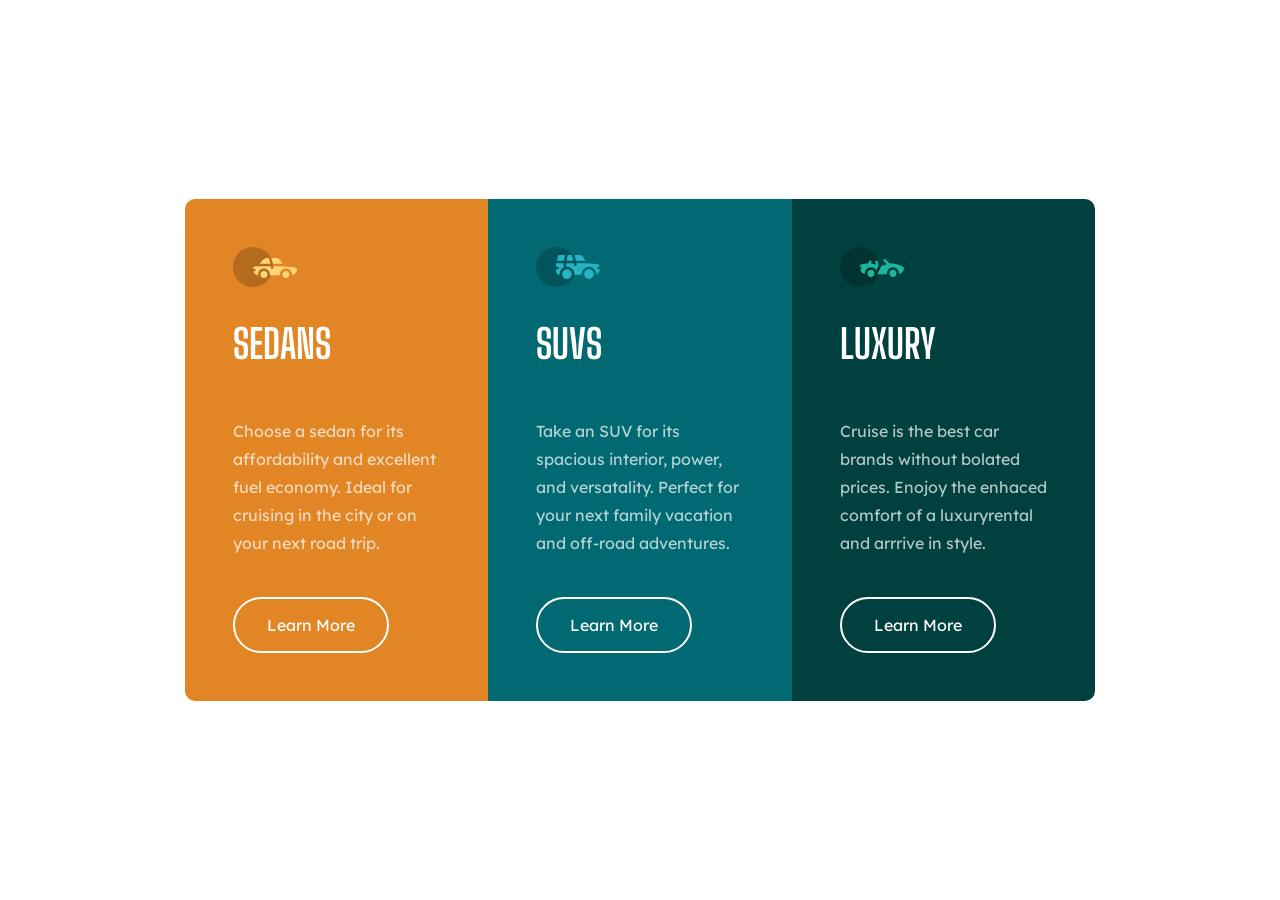
<file: css/car-rental-ui/index.html>
<!doctype html>
<html lang="en">
  <head>
    <meta charset="UTF-8" />
    <meta name="viewport" content="width=device-width, initial-scale=1.0" />
    <title>car-rental-ui</title>
    <link
      rel="shortcut icon"
      href="./images/favicon-car.png"
      type="image/x-icon"
    />
    <link rel="preconnect" href="https://fonts.googleapis.com" />
    <link rel="preconnect" href="https://fonts.gstatic.com" crossorigin />
    <link
      href="https://fonts.googleapis.com/css2?family=Big+Shoulders+Display:wght@700&family=Lexend:wght@400;600;700&display=swap"
      rel="stylesheet"
    />

    <link rel="stylesheet" href="style.css" />
  </head>
  <body>
    <main>
      <div class="cards-container">
        <div class="card orange-card">
          <img src="./images/icon-sedans.svg" alt="" />
          <h2>sedans</h2>
          <p>
            Choose a sedan for its affordability and excellent fuel economy.
            Ideal for cruising in the city or on your next road trip.
          </p>
          <a href="#">Learn More</a>
        </div>

        <div class="card green-card">
          <img src="./images/icon-suvs.svg" alt="" />
          <h2>suvs</h2>
          <p>
            Take an SUV for its spacious interior, power, and versatality.
            Perfect for your next family vacation and off-road adventures.
          </p>
          <a href="#">Learn More</a>
        </div>
        <div class="card dark-green-card">
          <img src="./images/icon-luxury.svg" alt="" />
          <h2>luxury</h2>
          <p>
            Cruise is the best car brands without bolated prices. Enojoy the
            enhaced comfort of a luxuryrental and arrrive in style.
          </p>
          <a href="#">Learn More</a>
        </div>
      </div>
    </main>
  </body>
</html>
</file>
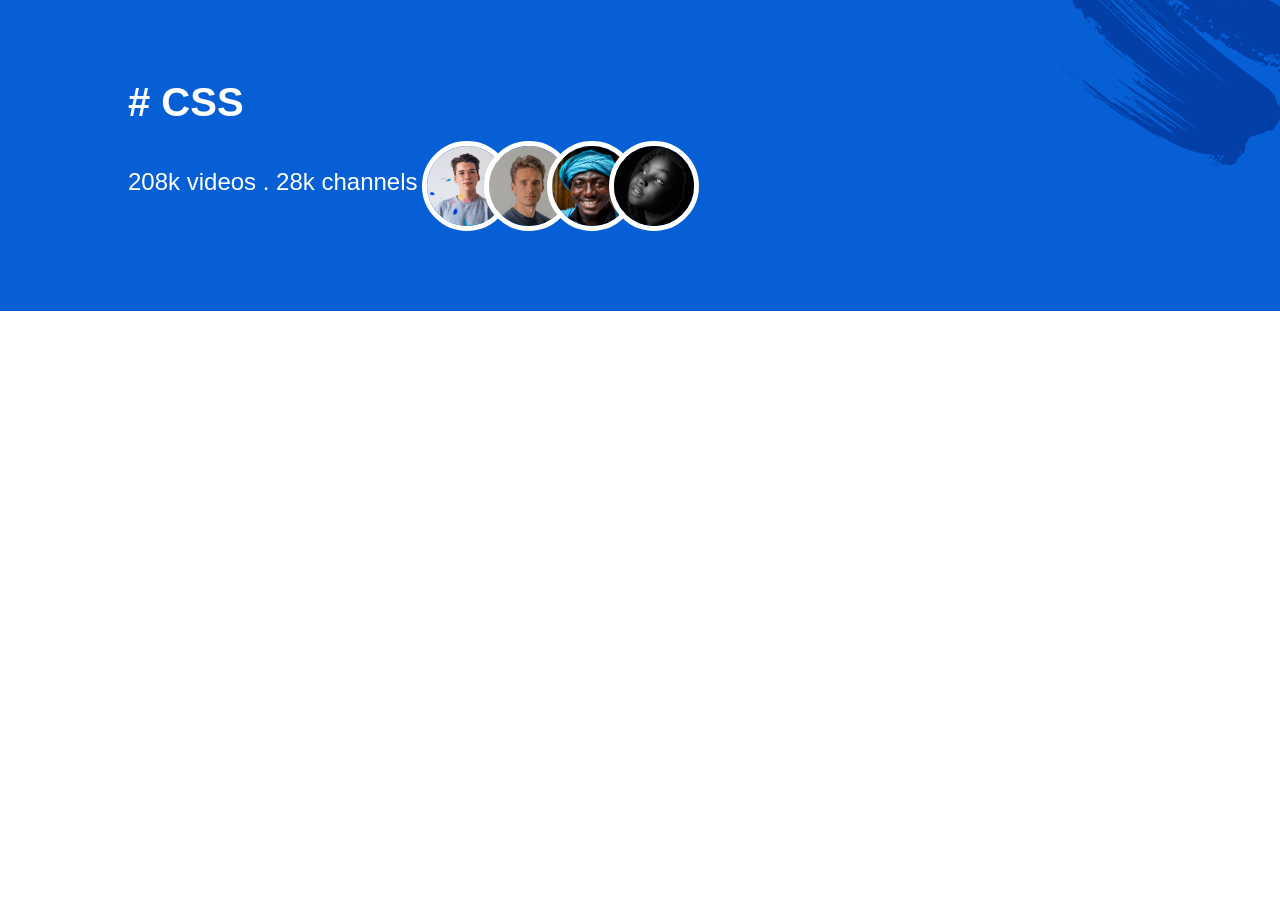
<file: css/css-banner/index.html>
<!doctype html>
<html lang="en">
  <head>
    <meta charset="UTF-8" />
    <meta name="viewport" content="width=device-width, initial-scale=1.0" />
    <title>YouTube Hashtag Banner</title>
    <link rel="shortcut icon" href="./images/favicon.png" type="image/x-icon" />
    <link rel="stylesheet" href="style.css" />
  </head>
  <body>
    <div class="hashtag-header">
      <h1># CSS</h1>
      <span>208k videos . 28k channels</span>
      <img src="./images/people/person-4.jpg" alt="person-4" />
      <img src="./images/people/person-5.jpg" alt="person-5" />
      <img src="./images/people/person-6.jpg" alt="person-6" />
      <img src="./images/people/person-7.jpg" alt="person-7" />
    </div>
  </body>
</html>
</file>
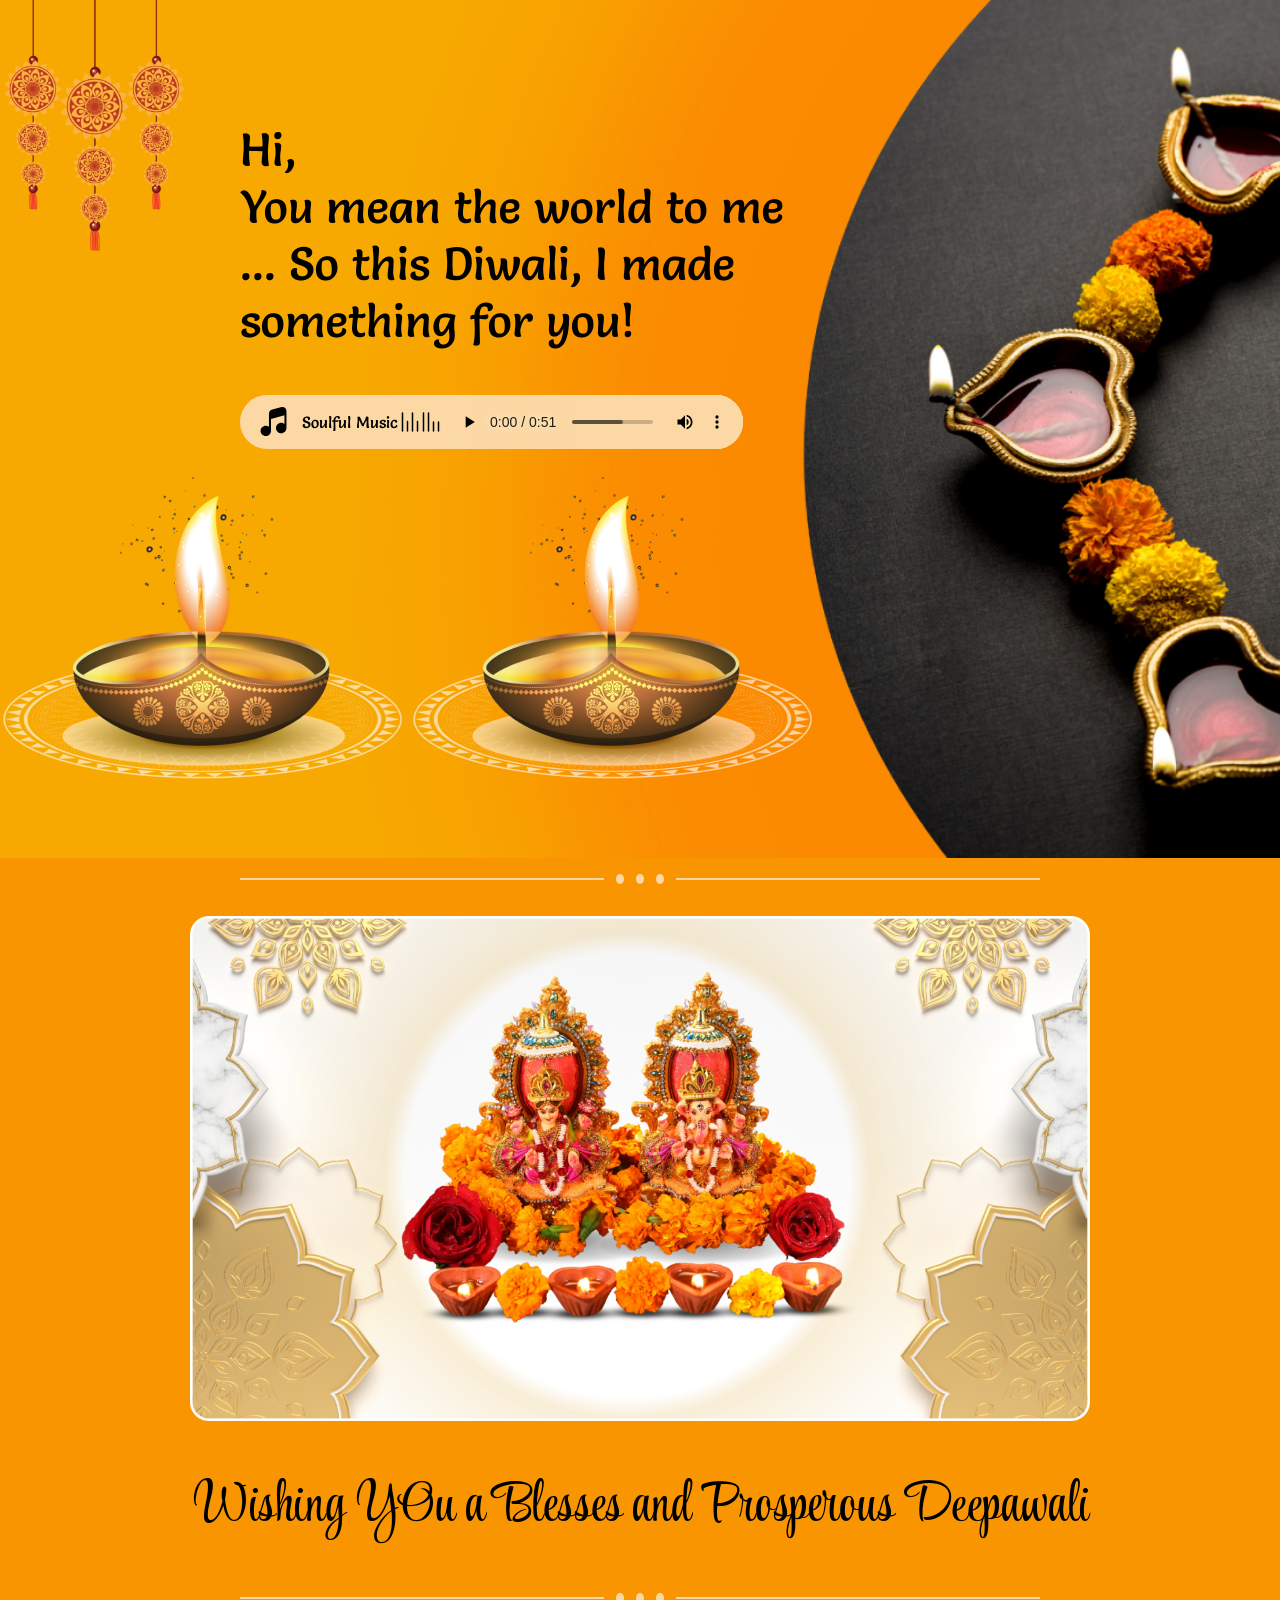
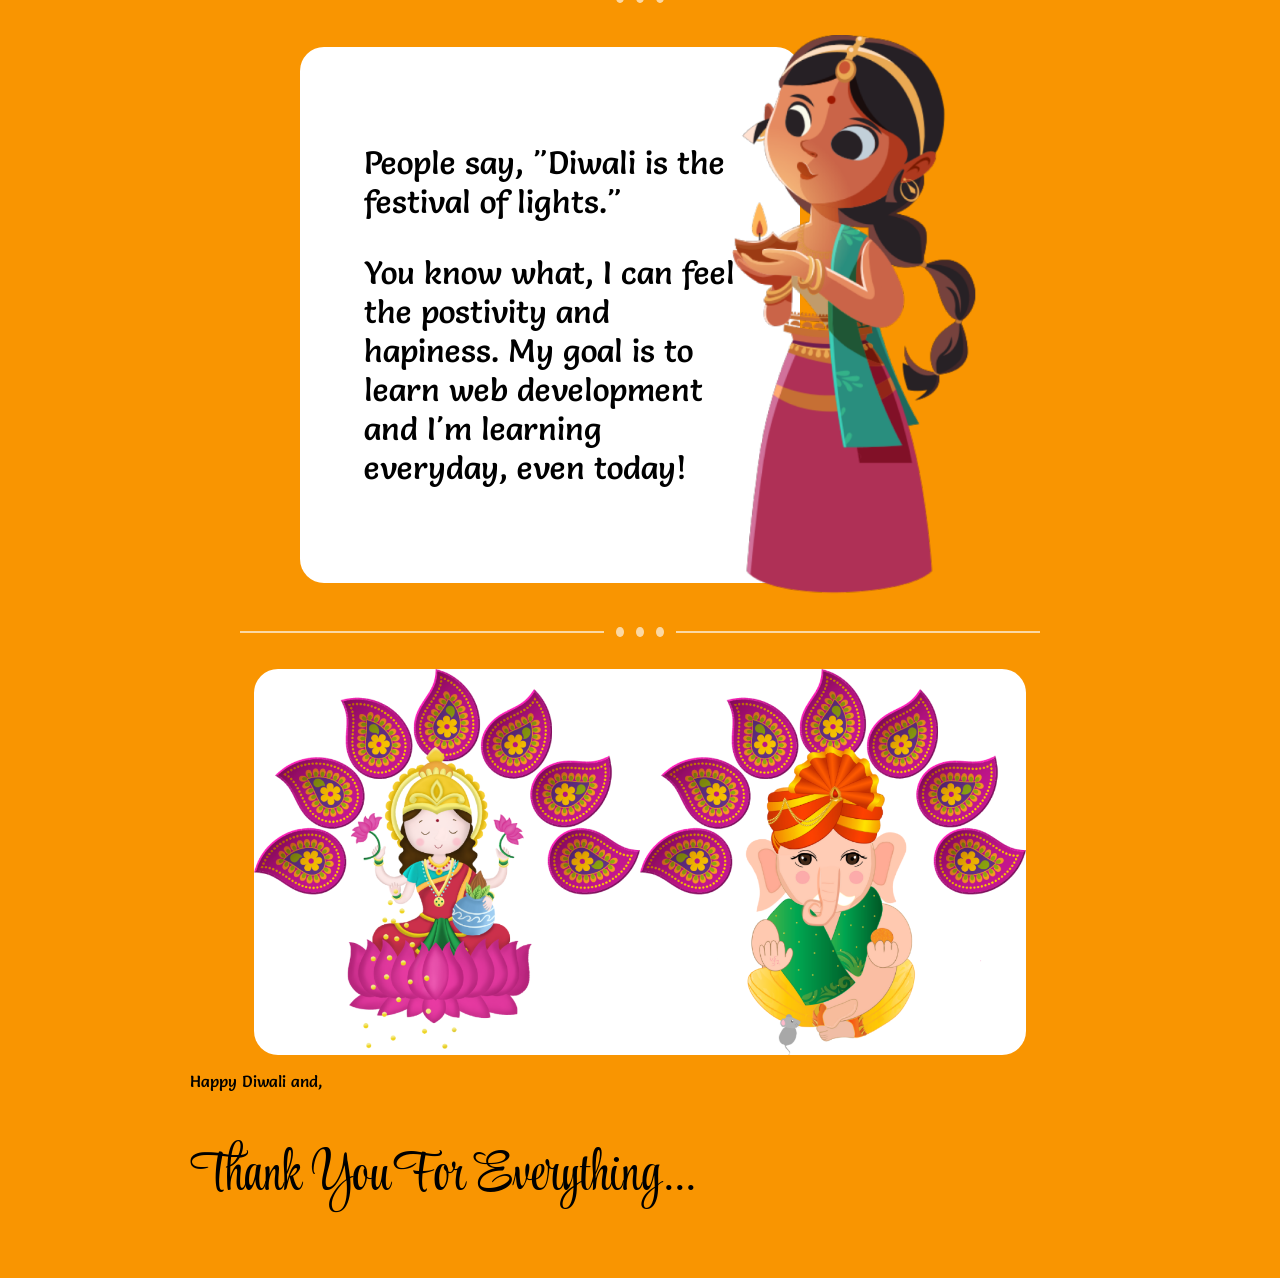
<file: css/diwali-wishes/index.html>
<!doctype html>
<html lang="en">
  <head>
    <meta charset="UTF-8" />
    <meta name="viewport" content="width=device-width, initial-scale=1.0" />
    <title>Diwali Wishes</title>
    <link rel="preconnect" href="https://fonts.googleapis.com" />
    <link rel="preconnect" href="https://fonts.gstatic.com" crossorigin />
    <link
      href="https://fonts.googleapis.com/css2?family=Salsa&family=Style+Script&display=swap"
      rel="stylesheet"
    />
    <link rel="shortcut icon" href="./favicon.ico" type="image/x-icon" />
    <link rel="stylesheet" href="style.css" />
  </head>
  <body>
    <section class="hero-section">
      <img class="jhalar" src="./images/jhalar.png" alt="#" />
      <div class="paragraph-and-audio">
        <p>
          Hi, <br />
          You mean the world to me ... So this Diwali, I made something for you!
        </p>
        <div class="audio-container">
          <img src="./icons/music-icon.svg" alt="#" />
          <span class="music">&nbsp;&nbsp; Soulful Music</span>
          <img
            class="music-icon"
            src="./icons/playing-music-icon.svg"
            alt="#"
            ss
          />
          <audio src="./music/sitar-and-tanpura.mp3" controls></audio>
        </div>
      </div>
      <img class="deepak first-deepak" src="./images/deepak.png" alt="" />
      <img class="deepak second-deepak" src="./images/deepak.png" alt="" />
    </section>
    <section class="lakshmi-ganesha-section">
      <div class="horizontal-divider">
        <div class="horizontal-line"></div>
        <div class="circle"></div>
        <div class="circle"></div>
        <div class="circle"></div>
        <div class="horizontal-line"></div>
      </div>
      <img
        class="lakshmi-ganesha-img"
        src="./images/lakshmi-ganesha.png"
        alt="#"
      />
      <h2>Wishing YOu a Blesses and Prosperous Deepawali</h2>
      <div class="horizontal-divider">
        <div class="horizontal-line"></div>
        <div class="circle"></div>
        <div class="circle"></div>
        <div class="circle"></div>
        <div class="horizontal-line"></div>
      </div>
      <div class="white-card-container">
        <div class="white-card">
          <p>People say, "Diwali is the festival of lights."</p>
          <p>
            You know what, I can feel the postivity and hapiness. My goal is to
            learn web development and I'm learning everyday, even today!
          </p>
        </div>
        <img class="little-girl" src="./images/little-girl.png" alt="#" />
      </div>
      <div class="horizontal-divider">
        <div class="horizontal-line"></div>
        <div class="circle"></div>
        <div class="circle"></div>
        <div class="circle"></div>
        <div class="horizontal-line"></div>
      </div>
      <div class="lakshmi-ganesha-card">
        <img src="./images/lakshmi.png" alt="#" />
        <img src="./images/ganesh.png" alt="#" />
      </div>
      <div class="thank-you-text">
        <p>Happy Diwali and,</p>
        <h2>Thank You For Everything...</h2>
      </div>
    </section>
  </body>
</html>
</file>
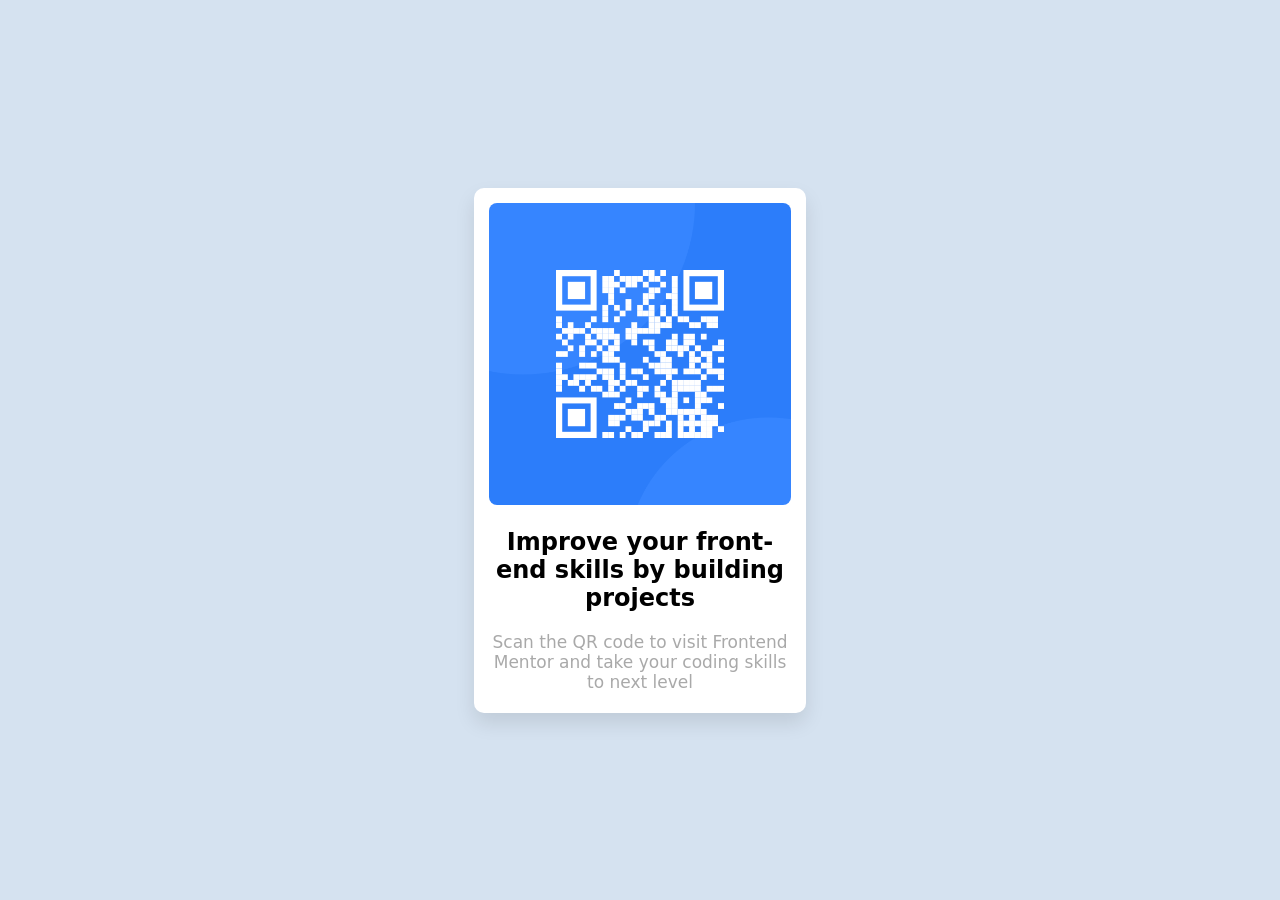
<file: css/qr-code-component/index.html>
<!doctype html>
<html lang="en">
  <head>
    <meta charset="UTF-8" />
    <meta name="viewport" content="width=device-width, initial-scale=1.0" />
    <title>QR Code Component</title>
    <link rel="shortcut icon" href="./images/favicon.png" type="image/x-icon" />
    <link rel="stylesheet" href="style.css" />
  </head>
  <body>
    <div class="card">
      <img src="./images/image-qr-code.png" alt="#" />
      <h2>Improve your front-end skills by building projects</h2>
      <p>
        Scan the QR code to visit Frontend Mentor and take your coding skills to
        next level
      </p>
    </div>
  </body>
</html>
</file>
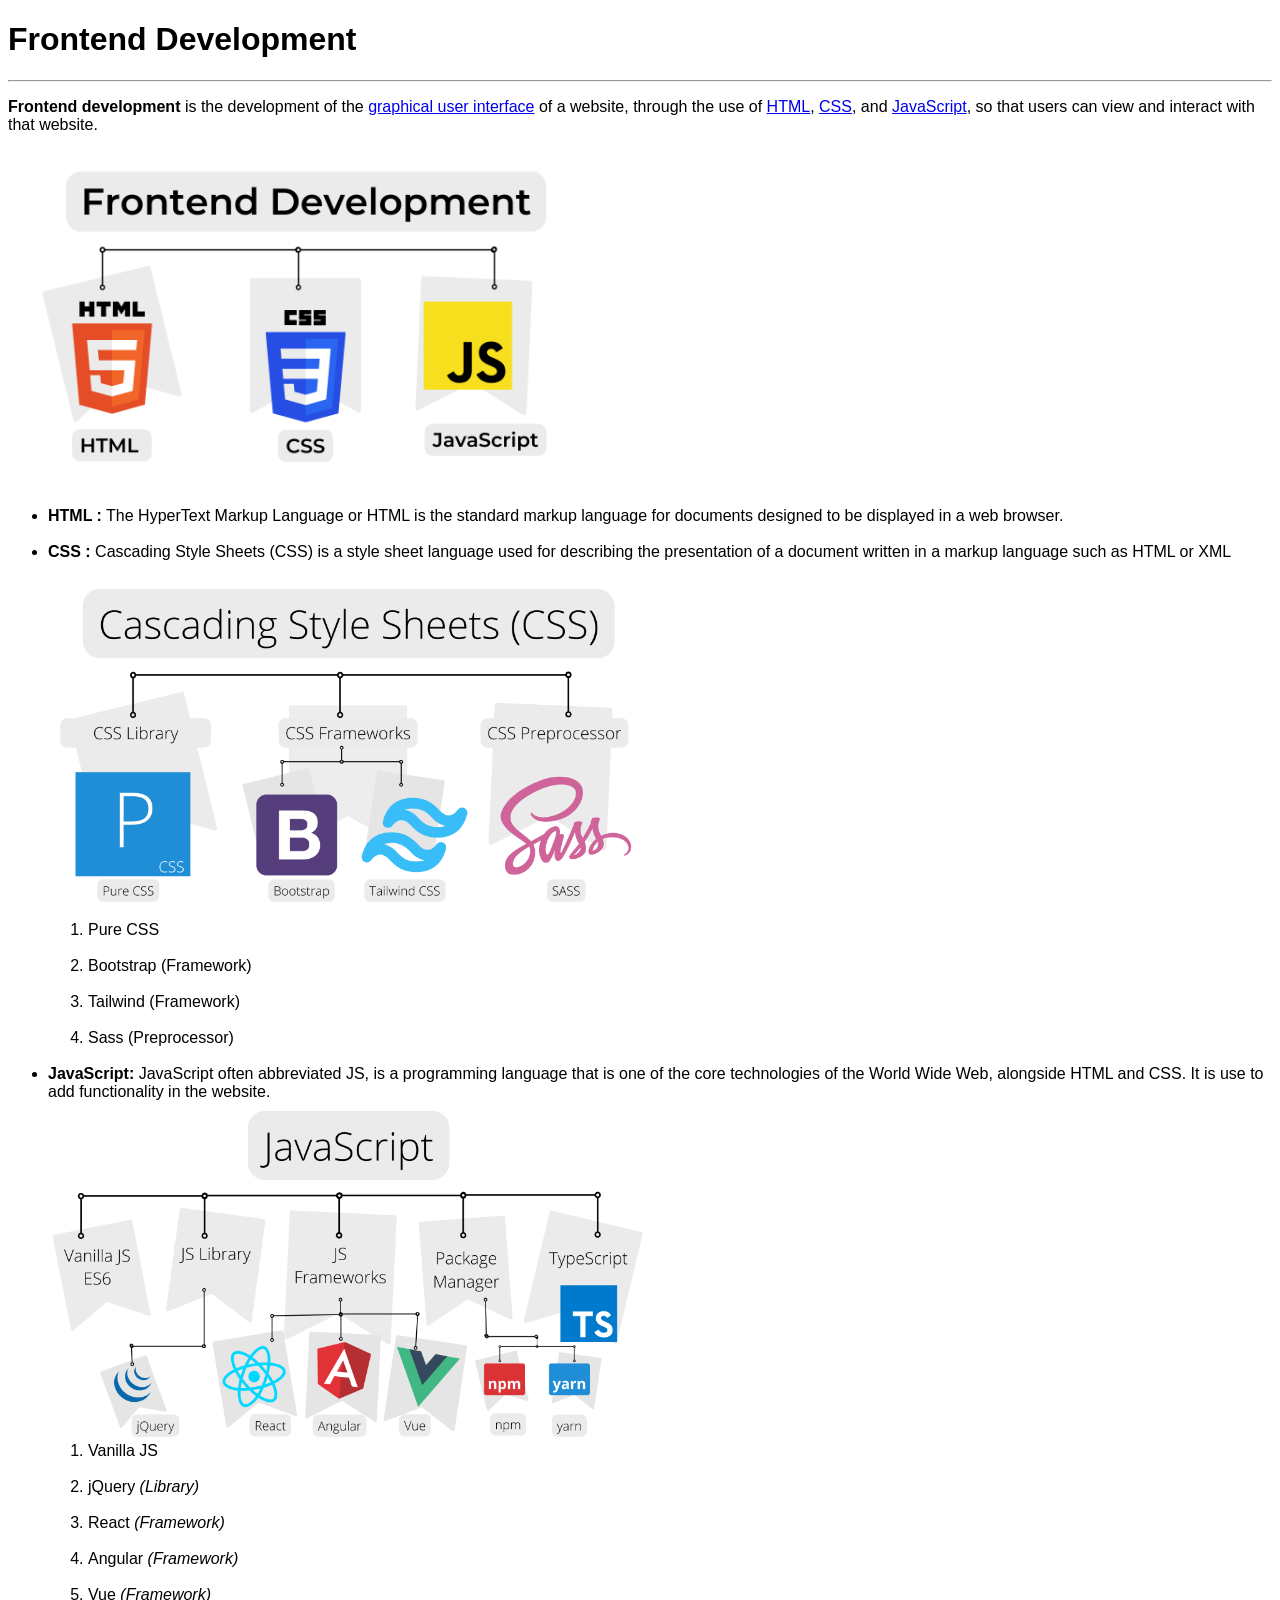
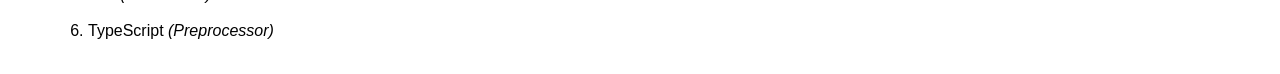
<file: html/frontend-roadmap/index.html>
<!doctype html>
<html lang="en">
  <head>
    <meta charset="UTF-8" />
    <meta name="viewport" content="width=device-width, initial-scale=1.0" />
    <title>Frontend Roadmap</title>
    <link rel="shortcut icon" href="./images/favicon.png" type="image/x-icon">
  </head>
  <body style="font-family: sans-serif">
    <h1>Frontend Development</h1>
    <hr />
    <p>
      <b>Frontend development</b> is the development of the
      <a href="https://en.wikipedia.org/wiki/Graphical_user_interface"
        >graphical user interface</a
      >
      of a website, through the use of
      <a href="https://en.wikipedia.org/wiki/HTML">HTML</a>,
      <a href="https://en.wikipedia.org/wiki/CSS">CSS</a>, and
      <a href="https://en.wikipedia.org/wiki/JavaScript">JavaScript</a>, so that
      users can view and interact with that website.
    </p>
    <img
      src="./images/transparent-html-css-javascript.png"
      alt="#"
      style="width: 100%; max-width: 600px"
    />
    <ul>
      <li>
        <b>HTML :</b> The HyperText Markup Language or HTML is the standard
        markup language for documents designed to be displayed in a web browser.
      </li>
      <br />
      <li>
        <b>CSS :</b> Cascading Style Sheets (CSS) is a style sheet language used
        for describing the presentation of a document written in a markup
        language such as HTML or XML <br /><br />
        <img
          src="./images/css.png"
          alt="#"
          style="width: 100%; max-width: 600px"
        />
        <ol>
          <li>Pure CSS</li>
          <br>
          <li>Bootstrap <i></i>(Framework)</i></li>
          <br>
          <li>Tailwind <i></i>(Framework)</i></li>
          <br>
          <li>Sass <i></i>(Preprocessor)</i></li>
        </ol>
      </li>
      <br>
      <li><b>JavaScript:</b> JavaScript often abbreviated JS, is a programming language that is one of the core technologies of the World Wide Web, alongside HTML and CSS. It is use to add functionality in the website.</li>
      <img src="./images/javascript.png" alt="#" style="width: 100%; max-width: 600px">
      <ol>
        <li>Vanilla JS</li> <br>
        <li>jQuery <i>(Library)</i></li> <br>
        <li>React <i>(Framework)</i></li> <br>
        <li>Angular <i>(Framework)</i></li> <br>
        <li>Vue <i>(Framework)</i></li> <br>
        <li>TypeScript <i>(Preprocessor)</i></li> <br>
      </ol>
    </ul>
  </body>
</html>
</file>
<file: css/car-rental-ui/style.css>
body {
  margin: 0;
  font-family: "Lexend", sans-serif;
}

a {
  color: inherit;
  text-decoration: none;
  display: inline-block;
}

main {
  min-height: 100vh;
  display: flex;
  /* padding: 1.5rem; */
  align-items: center;
  justify-content: center;
}

.cards-container {
  color: white;
  margin: 1.5rem;
  display: flex;
  border-radius: 10px;
  overflow: hidden;
  /* margin-inline: auto; */
  /* margin: auto; */
  max-width: 910px;
}

.card {
  padding: 3rem;
  display: flex;
  flex-direction: column;
  width: 100%;
  /* flex-basis: 100%; */
}

.card img {
  width: 64px;
  height: 40px;
}

.card h2 {
  text-transform: uppercase;
  font-family: "Big Shoulders Display", cursive;
  font-size: 2.5rem;
}

.card p {
  opacity: 0.7;
  line-height: 1.75;
  margin-bottom: 2.5rem;
}

.card a {
  border: 2px solid white;
  padding: 1em 2em;
  border-radius: 2em;
  margin-top: auto;
  /* align-self: flex-start; */
  margin-right: auto;
}

.orange-card {
  background-color: #e28525;
  /* border-top-left-radius: 8px;
    border-top-right-radius: 8px; */
  /* border-radius: 40px 40px 0 0; */
}

.green-card {
  background-color: #016972;
}

.dark-green-card {
  background-color: #00403f;
  /* border-bottom-left-radius: 8px;
    border-bottom-right-radius: 8px; */
  /* border-radius:  0 0 40px 40px; */
}

@media (max-width: 850px) {
  .cards-container {
    flex-direction: column;
    max-width: 400px;
  }

  .card {
    width: unset;
    width: auto;
  }
}
</file>
<file: css/css-banner/style.css>
body {
  margin: 0;
  font-family: sans-serif;
}

.hashtag-header {
  /* height: 300px; */
  background-color: #065fd4;
  padding: 5rem 8rem;
  color: white;
  background-image: url(./images/background.png);
  background-size: 230px;
  background-position-x: 100%;
  background-position-y: -160px;
  background-repeat: no-repeat;
}

.hashtag-header h1 {
  margin: 0;
  margin-bottom: 1rem;
  font-size: 2.5rem;
}

.hashtag-header span {
  font-size: 1.5rem;
}

.hashtag-header img {
  width: 5rem;
  height: 5rem;
  border-radius: 100%;
  border: 5px solid white;
  vertical-align: middle;
}

img + img {
  margin-left: -2rem;
}
</file>
<file: css/diwali-wishes/style.css>
* {
  box-sizing: border-box;
}

body {
  margin: 0;
  font-family: "Salsa", cursive;
}

.jhalar {
  width: 220px;
  margin-bottom: -180px;
}

.hero-section {
  /* min-height: 100vh; */
  background-color: #f99501;
  background-image: url(./images/orange-backdrop.png);
  background-size: cover;
  background-repeat: no-repeat;
}

.hero-section p {
  font-size: 46px;
  max-width: 550px;
}

.paragraph-and-audio {
  margin-left: 15rem;
}

audio::-webkit-media-controls-panel {
  background-color: #fbd8a4;
}

.audio-container {
  background-color: #fbd8a4;
  max-width: max-content;
  border-radius: 45px;
  display: flex;
  align-items: center;
  justify-content: center;
  padding-left: 20px;
}

.lakshmi-ganesha-section {
  background-color: #f99501;
  padding-block: 1em;
  padding-inline: 1rem;
}

.lakshmi-ganesha-img {
  max-width: 900px;
  width: 100%;
  display: block;
  margin-inline: auto;
}

.horizontal-divider {
  display: flex;
  align-items: center;
  gap: 12px;
  max-width: 800px;
  margin-inline: auto;
  margin-bottom: 2rem;
}

.horizontal-line {
  height: 2px;
  width: 468px;
  background-color: #fbd8a4;
}
.circle {
  height: 10px;
  width: 10px;
  background-color: white;
  border-radius: 100%;
  background-color: #fbd8a4;
}

.lakshmi-ganesha-section h2 {
  font-family: "Style Script", cursive;
  font-size: 54px;
  font-weight: 400;
  text-align: center;
}

.white-card-container {
  display: flex;
  justify-content: center;
  align-items: center;
  margin-bottom: 2rem;
}

.little-girl {
  width: 260px;
  margin-left: -5rem;
}

.white-card {
  background-color: white;
  max-width: 500px;
  padding: 4rem;
  border-radius: 24px;
}

.white-card p {
  font-size: 2rem;
}

.lakshmi-ganesha-card {
  background-color: white;
  border-radius: 24px;
  padding: 4 rem;
  max-width: 772px;
  display: flex;
  margin-inline: auto;
}

.thank-you-text {
  max-width: 900px;
  margin-inline: auto;
  width: 100%;
}

.thank-you-text h2 {
  text-align: left;
}

.lakshmi-ganesha-card img {
  width: 50%;
}

@media (max-width: 840px) {
  .first-deepak {
    display: block;
    margin-left: auto;
  }

  .paragraph-and-audio {
    margin-left: 1rem;
  }

  .jhalar {
    margin-bottom: 0;
  }

  .music,
  .music-icon,
  .second-deepak {
    display: none;
  }

  .hero-section p {
    font-size: 32px;
  }

  .white-card {
    padding-block: 1rem;
    padding-left: 2rem;
  }

  .white-card p {
    font-size: 1.25rem;
  }
  .little-girl {
    width: 160px;
  }

  .lakshmi-ganesha-card {
    padding: 2rem;
  }
}

@media (max-width: 540) {
  .hero-section p {
    font-size: 24px;
  }

  .first-deepak {
    width: 100%;
    max-width: 280px;
  }

  .lakshmi-ganesha-section h2 {
    font-size: 32px;
  }

  .white-card p {
    font-size: 1rem;
  }
}
</file>
<file: css/qr-code-component/style.css>
body {
  background-color: #d5e2f0;
  font-family:
    system-ui,
    -apple-system,
    BlinkMacSystemFont,
    "Segoe UI",
    Roboto,
    Oxygen,
    Ubuntu,
    Cantarell,
    "Open Sans",
    "Helvetica Neue",
    sans-serif;
}

.card {
  position: fixed;
  margin: auto;
  inset: 0;
  height: 470px;
  border-radius: 10px;
  background-color: white;
  box-shadow: 0px 10px 20px 0px rgb(0 0 0 / 10%);
  width: 302px;
  padding: 15px;
  padding-bottom: 40px;
  text-align: center;
}

img {
  box-sizing: border-box;
  width: 100%;
  border-radius: 8px;
}

p {
  color: darkgray;
  font-size: 17px;
  padding-bottom: 20px;
}
</file>
